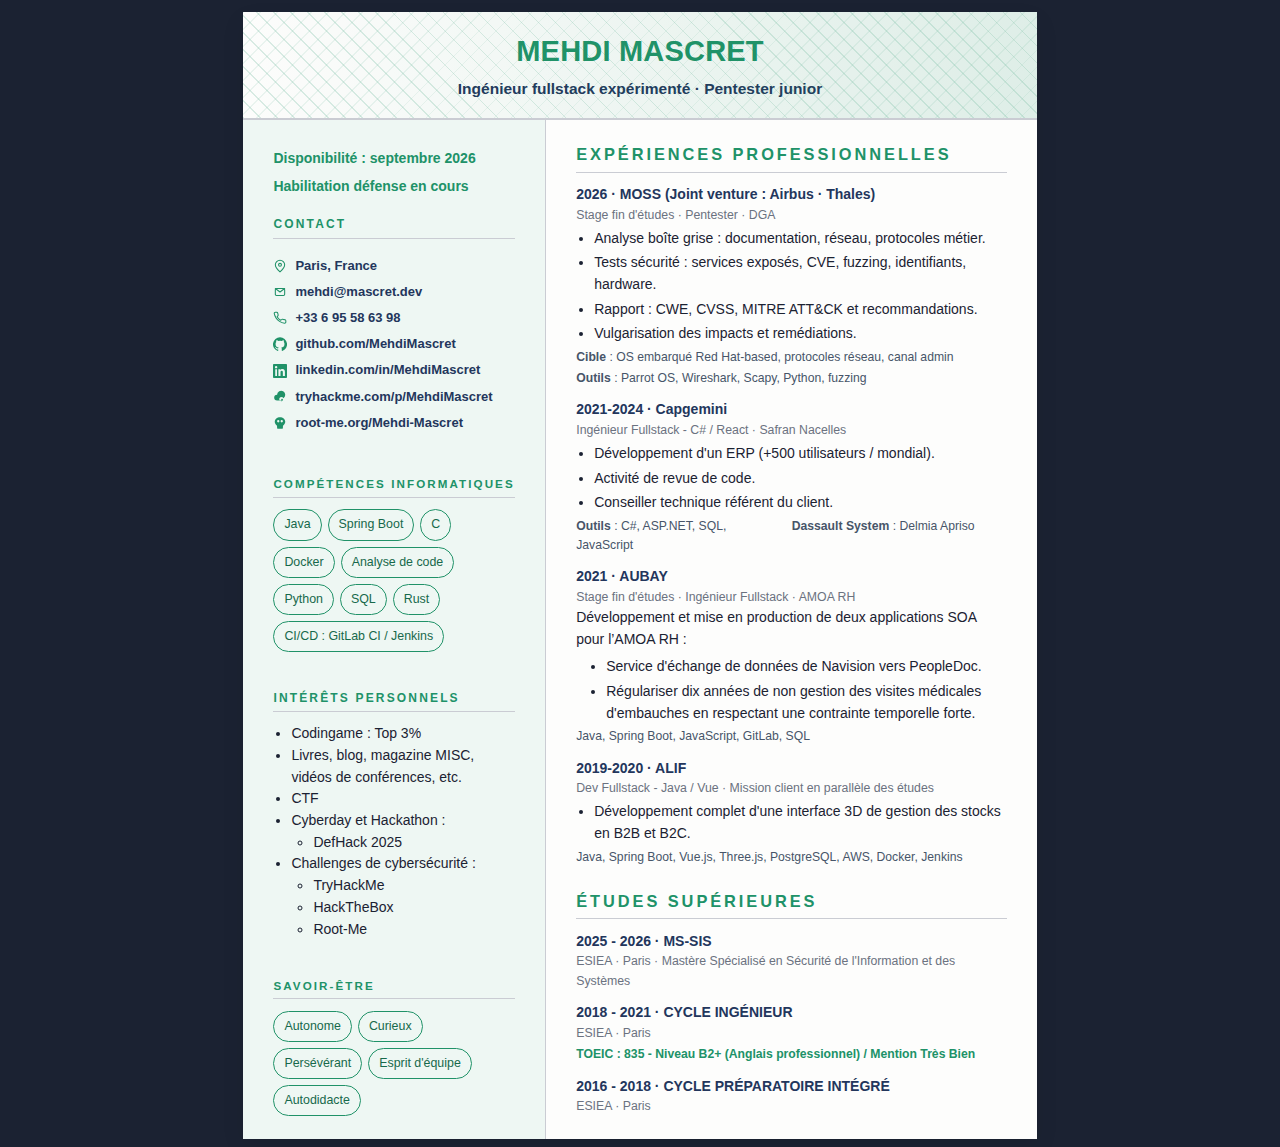
<file: index.html>
<!doctype html>
<html lang="fr">
<head>
  <meta charset="utf-8" />
  <meta name="viewport" content="width=device-width, initial-scale=1" />
  <title>CV - Mascret Mehdi</title>
  <link rel="stylesheet" href="index.css">
</head>
<body>
  <div class="page">
    <header>
      <div class="name">MEHDI MASCRET</div>
      <div class="title">Ingénieur fullstack expérimenté · Pentester junior</div>
    </header>

    <div class="content">
      <!-- Left column -->
      <aside>
        <section>
          <ul class="list contact">
            <li class="item" style="font-weight: 700; color: var(--color-primary);">
              Disponibilité : septembre 2026
            </li>
            <li class="item" style="font-weight: 700; color: var(--color-primary);">
              Habilitation défense en cours
            </li>

          </ul>
          <h3 style="font-size: 12px;">Contact</h3>
          <ul class="list contact">
            <li class="item">
              <span class="icon">
                <svg viewBox="0 0 24 24" aria-hidden="true"><path d="M12 22s8-6.75 8-12a8 8 0 10-16 0c0 5.25 8 12 8 12z"/><circle cx="12" cy="10" r="2.5"/></svg>
              </span>
              <a>Paris, France</a>
            </li>
            <li class="item">
              <span class="icon">
                <svg viewBox="0 0 24 24" aria-hidden="true"><path d="M4 6l8 6 8-6"/><rect x="4" y="6" width="16" height="12" rx="2"/></svg>
              </span>
              <a href="mailto:mehdi@mascret.dev">mehdi@mascret.dev</a>
            </li>
            <li class="item">
              <span class="icon">
                <svg viewBox="0 0 24 24" aria-hidden="true"><path d="M22 16.92v2a2 2 0 01-2.18 2 19.8 19.8 0 01-8.63-3.07 19.5 19.5 0 01-6-6A19.8 19.8 0 012.1 4.18 2 2 0 014.11 2h2a2 2 0 012 1.72c.12.9.33 1.77.64 2.6a2 2 0 01-.45 2.11L7.09 9.91a16 16 0 006 6l1.48-1.21a2 2 0 012.11-.45c.83.31 1.7.52 2.6.64A2 2 0 0122 16.92z"/></svg>
              </span>
              <a href="tel:+33611191307">+33 6 95 58 63 98</a>
            </li>
            <li class="item">
              <span class="icon brand">
                <svg viewBox="0 0 24 24" aria-hidden="true">
                  <path d="M12 .5a12 12 0 00-3.79 23.4c.6.11.82-.26.82-.58l-.02-2.04c-3.34.73-4.04-1.61-4.04-1.61-.55-1.38-1.35-1.75-1.35-1.75-1.1-.75.08-.74.08-.74 1.22.09 1.86 1.26 1.86 1.26 1.08 1.86 2.84 1.32 3.53 1.01.11-.78.42-1.32.76-1.62-2.66-.3-5.47-1.33-5.47-5.93 0-1.31.47-2.38 1.24-3.22-.12-.3-.54-1.52.12-3.17 0 0 1-.32 3.3 1.23a11.5 11.5 0 016 0c2.3-1.55 3.3-1.23 3.3-1.23.66 1.65.24 2.87.12 3.17.77.84 1.24 1.91 1.24 3.22 0 4.61-2.81 5.63-5.49 5.92.43.37.81 1.1.81 2.22l-.01 3.29c0 .32.22.69.83.57A12 12 0 0012 .5z"/>
                </svg>
              </span>
              <a href="https://github.com/MehdiMascret">github.com/MehdiMascret</a>
            </li>
            <li class="item">
              <span class="icon brand">
                <svg viewBox="0 0 24 24" aria-hidden="true">
                  <path d="M22.225 0H1.771C.792 0 0 .774 0 1.729v20.542C0 23.227.792 24 1.771 24h20.451C23.2 24 24 23.227 24 22.271V1.729C24 .774 23.2 0 22.222 0h.003zM6.834 20.452H3.837V9h2.997v11.452zM5.337 7.433a2.062 2.062 0 110-4.124 2.062 2.062 0 010 4.124zM20.447 20.452h-3.554V14.84c0-1.339-.027-3.065-1.868-3.065-1.868 0-2.154 1.46-2.154 2.968v5.709H9.317V9h3.414v1.561h.049c.476-.9 1.637-1.85 3.37-1.85 3.6 0 4.268 2.37 4.268 5.455v6.286z"/>
                </svg>
              </span>
              <a href="https://www.linkedin.com/in/MehdiMascret">linkedin.com/in/MehdiMascret</a>
            </li>
            <li class="item">
              <span class="icon brand">
                <svg viewBox="0 0 24 24" aria-hidden="true">
                  <path d="M7 18a5 5 0 010-10 7 7 0 1110.7 6.2A3.5 3.5 0 1017 18H7z"/>
                  <path d="M15.5 18a1.5 1.5 0 100-3 1.5 1.5 0 000 3z"/>
                </svg>
              </span>
              <a href="https://tryhackme.com/p/MehdiMascret">tryhackme.com/p/MehdiMascret</a>
            </li>
            <li class="item">
              <span class="icon brand">
                <svg viewBox="0 0 24 24" aria-hidden="true">
                  <path d="M12 2c-4.97 0-9 3.58-9 8 0 2.62 1.42 4.93 3.59 6.29L7 18v2a2 2 0 002 2h6a2 2 0 002-2v-2l.41-1.71C19.58 14.93 21 12.62 21 10c0-4.42-4.03-8-9-8zm-3 9a2 2 0 110-4 2 2 0 010 4zm6 0a2 2 0 110-4 2 2 0 010 4z"/>
                </svg>
              </span>
              <a href="https://root-me.org/Mehdi-Mascret">root-me.org/Mehdi-Mascret</a>
            </li>
          </ul>
        </section>

        <section>
          <h3 style="font-size: 11.6px;">Compétences informatiques</h3>
          <div class="chips">
            <span class="chip">Java</span>
            <span class="chip">Spring Boot</span>
            <span class="chip">C</span>
            <span class="chip">Docker</span>
            <span class="chip">Analyse de code</span>
            <span class="chip">Python</span>
            <span class="chip">SQL</span>
            <span class="chip">Rust</span>
            <span class="chip">CI/CD : GitLab CI / Jenkins</span>
          </div>
        </section>
        <section>
          <h3 style="font-size: 12px;">Intérêts personnels</h3>
          <ul class="list" style="list-style:disc;margin-left:18px">
            <li>Codingame : Top 3%</li>
            <li>Livres, blog, magazine MISC, vidéos de conférences, etc.</li>
            <li>CTF</li>
            <li>Cyberday et Hackathon : </li>
            <ul class="list" style="list-style:circle;margin-left:22px">
              <li>DefHack 2025</li>
            </ul>
            <li>Challenges de cybersécurité : </li>
            <ul class="list" style="list-style:circle;margin-left:22px">
              <li>TryHackMe</li>
              <li>HackTheBox</li>
              <li>Root-Me</li>
            </ul>
          </ul>
        </section>
        <section>
          <h3 style="font-size: 11.6px;">Savoir-être</h3>
          <div class="chips">
            <span class="chip">Autonome</span>
            <span class="chip">Curieux</span>
            <span class="chip">Persévérant</span>
            <span class="chip">Esprit d'équipe</span>
            <span class="chip">Autodidacte</span>
          </div>
        </section>
      </aside>

      <!-- Right column -->
      <main>
        <section>
          <h3>Expériences Professionnelles</h3>
          <article class="xp">
            <h4>2026 · MOSS (Joint venture : Airbus · Thales)</h4>
            <div class="meta">Stage fin d'études · Pentester · DGA</div>
            <ul>
              <li>Analyse boîte grise : documentation, réseau, protocoles métier.</li>
              <li>Tests sécurité : services exposés, CVE, fuzzing, identifiants, hardware.</li>
              <li>Rapport : CWE, CVSS, MITRE ATT&CK et recommandations.</li>
              <li>Vulgarisation des impacts et remédiations.</li>
            </ul>
            <div class="stack">
              <span><b>Cible</b> : OS embarqué Red Hat-based, protocoles réseau, canal admin</span>
            </div>
            <div class="stack">
              <span><b>Outils</b> : Parrot OS, Wireshark, Scapy, Python, fuzzing</span>
            </div>
          </article>
          <article class="xp">
            <h4>2021-2024 · Capgemini</h4>
            <div class="meta">Ingénieur Fullstack - C# / React · Safran Nacelles</div>
            <ul>
              <li>Développement d'un ERP (+500 utilisateurs / mondial).</li>
              <li>Activité de revue de code.</li>
              <li>Conseiller technique référent du client.</li>
            </ul>
            <div class="stack">
              <span><b>Outils</b> : C#, ASP.NET, SQL, JavaScript</span>
              <div class="sub-stack"><b>Dassault System</b> : Delmia Apriso</div>
            </div>
          </article>

          <article class="xp">
            <h4>2021 · AUBAY</h4>
            <div class="meta">Stage fin d'études · Ingénieur Fullstack · AMOA RH</div>
            <p>Développement et mise en production de deux applications SOA pour l’AMOA RH :</p>
            <ul>
              <li class="subli">Service d'échange de données de Navision vers PeopleDoc.</li>
              <li class="subli">Régulariser dix années de non gestion des visites médicales d'embauches en respectant une contrainte temporelle forte.</li>
            </ul>
            <div class="stack">Java, Spring Boot, JavaScript, GitLab, SQL</div>
          </article>

          <article class="xp">
            <h4>2019-2020 · ALIF</h4>
            <div class="meta">Dev Fullstack - Java / Vue · Mission client en parallèle des études</div>
            <ul>
              <li>Développement complet d'une interface 3D de gestion des stocks en B2B et B2C.</li>
            </ul>
            <div class="stack">Java, Spring Boot, Vue.js, Three.js, PostgreSQL, AWS, Docker, Jenkins</div>
          </article>
        </section>
        <section style="margin-top: 0mm;">
          <h3>Études supérieures</h3>
          <article class="xp">
            <h4>2025 - 2026 · MS-SIS </h4>
            <div class="meta">ESIEA · Paris · Mastère Spécialisé en Sécurité de l'Information et des Systèmes</div>
          </article>
          <article class="xp">
            <h4>2018 - 2021 · CYCLE INGÉNIEUR</h4>
            <div class="meta">ESIEA · Paris</div>
            <div class="badge">TOEIC : 835 - Niveau B2+ (Anglais professionnel) / Mention Très Bien</div>
          </article>
          <article class="xp">
            <h4>2016 - 2018 · CYCLE PRÉPARATOIRE INTÉGRÉ</h4>
            <div class="meta">ESIEA · Paris</div>
          </article>
<!--          <article class="xp">-->
<!--            <h4>2016 · BAC S Spécialité Math</h4>-->
<!--            <div class="meta">Lycée Jean Macé · Vitry-sur-Seine</div>-->
<!--          </article>-->
        </section>
      </main>
    </div>
  </div>
</body>
</html>
</file>
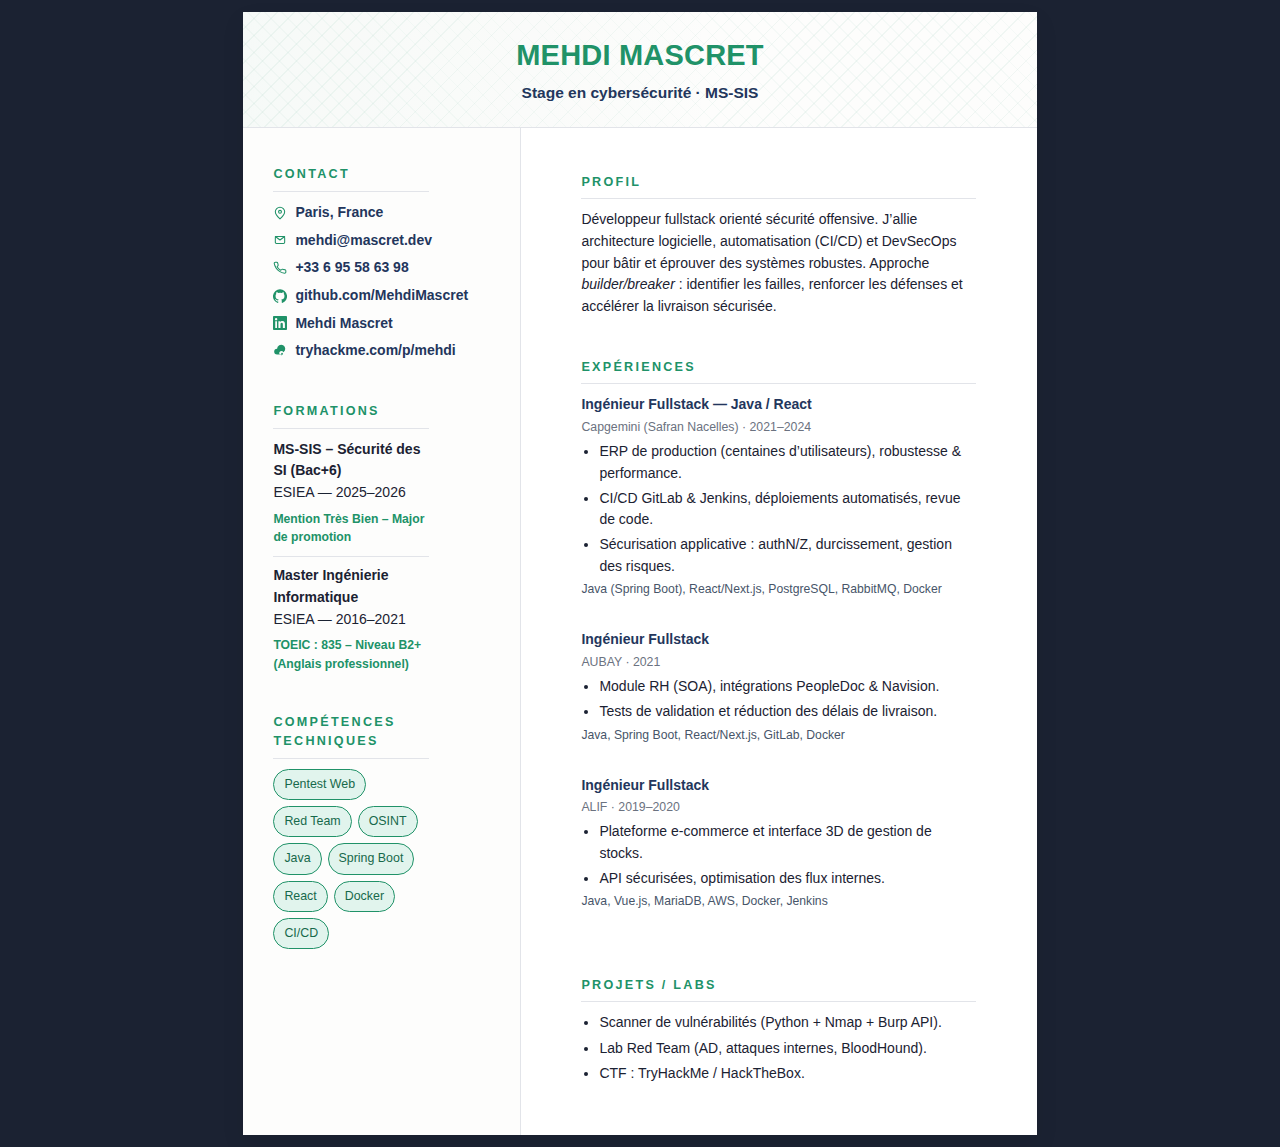
<file: cv_mehdi_html_pdf_like.html>
<!doctype html>
<html lang="fr">
<head>
  <meta charset="utf-8" />
  <meta name="viewport" content="width=device-width, initial-scale=1" />
  <title>CV – Mascret Mehdi</title>
  <style>
    :root{
      --color-primary: hsl(158, 64%, 35%);
      --color-primary-foreground: hsl(0, 0%, 100%);
      --color-primary-light: hsl(158, 47%, 92%);
      --color-primary-dark: hsl(158, 64%, 25%);
      --color-secondary: hsl(45, 86%, 58%);
      --color-secondary-foreground: hsl(222, 30%, 15%);
      --color-accent: hsl(220, 45%, 25%);
      --color-accent-foreground: hsl(0, 0%, 100%);
      --color-background: hsl(60, 20%, 99%);
      --color-foreground: hsl(222, 30%, 15%);
      --color-border: hsl(223, 14%, 90%);
    }

    /* Base */
    *{box-sizing:border-box;margin:0;padding:0}
    body { background: var(--color-foreground); font:14px/1.55 Inter, Segoe UI, Roboto, Helvetica, Arial, sans-serif; color: var(--color-foreground); }

    /* Canvas A4 */
    .page { width: 210mm; height: 297mm; margin: 12px auto; background: #fff; box-shadow: 0 10px 22px rgba(0,0,0,.08); display: grid; grid-template-rows: auto 1fr; }

    /* Header (centered with hero pattern) */
    header{padding:14mm 16mm;background:var(--color-background);border-bottom:1px solid var(--color-border);position:relative;overflow:hidden;display:flex;flex-direction:column;align-items:center;justify-content:center;text-align:center}
    header .name{font-size:29px;font-weight:800;letter-spacing:.2px;color:var(--color-primary)}
    header .title{font-size:15.5px;color:var(--color-accent);font-weight:700;margin-top:3px}
    /* hero pattern: chevrons croisés discrets */
    header::before{content:"";position:absolute;inset:0;pointer-events:none;opacity:.55;background:
      repeating-linear-gradient(135deg, hsla(158,64%,35%,.10) 0 1px, transparent 1px 12px),
      repeating-linear-gradient(45deg, hsla(158,64%,35%,.06) 0 1px, transparent 1px 12px),
      linear-gradient(90deg, hsla(158,64%,35%,.05), transparent 60%);
    }

    /* Two-column layout */
    .content { display:grid; grid-template-columns: 35% 65%; }
    aside { background: var(--color-background); padding: 10mm 24mm 10mm 8mm; border-right: 1px solid var(--color-border); display:flex; flex-direction:column; gap:9mm }
    main { padding: 12mm 16mm; display:flex; flex-direction:column; gap:9mm }

    /* Typography */
    h3 { color: var(--color-primary); font-size: 12.6px; text-transform: uppercase; letter-spacing: .18em; margin-bottom:6px }
    h4 { color: var(--color-accent); font-size: 14px; margin-bottom: 2px }
    p { margin-bottom:6px }
    .rule { height:1px; background: var(--color-border); margin:6px 0 10px }

    /* Chips & badges */
    .chips{display:flex;flex-wrap:wrap;gap:6px}
    .chip{background:var(--color-primary-light);border:1px solid var(--color-primary);border-radius:999px;padding:5px 10px;font-size:12.4px;color:var(--color-primary-dark)}
    .badge{background:none;color:var(--color-primary);border:none;font-weight:700;font-size:12.2px;padding:0;border-radius:0;display:inline-block;margin-top:6px}

    /* Lists */
    .list{list-style:none;margin-top:4px}
    .list li{margin:4px 0}

    /* Contact icons */
    .contact .item{display:flex;align-items:center;gap:8px;margin:6px 0}
    .icon{width:14px;height:14px;display:inline-flex;align-items:center;justify-content:center}
    .icon svg{width:14px;height:14px;fill:none;stroke:var(--color-primary);stroke-width:1.8;stroke-linecap:round;stroke-linejoin:round}
    .brand svg{fill:var(--color-primary);stroke:none}

    /* Education separators */
    .edu li + li{border-top:1px solid var(--color-border);margin-top:8px;padding-top:8px}

    /* Experience */
    .xp{margin-bottom:8mm}
    .xp .meta{font-size:12.3px;color:#6b7280;margin-bottom:4px}
    .xp ul{margin-left:18px}
    .xp li{margin:3px 0}
    .stack{font-size:12.2px;color:#475569;margin-top:2px}

    /* Print */
    @page{size:A4;margin:0}
    @media print{body{background:#fff}.page{box-shadow:none;margin:0}}
    a{color:var(--color-accent);text-decoration:none; font-weight:600;}
  </style>
</head>
<body>
  <div class="page">
    <header>
      <div class="name">MEHDI MASCRET</div>
      <div class="title">Stage en cybersécurité · MS-SIS</div>
    </header>

    <div class="content">
      <!-- Left column -->
      <aside>
        <section>
          <h3>Contact</h3>
          <div class="rule"></div>
          <ul class="list contact">
            <li class="item">
              <span class="icon">
                <svg viewBox="0 0 24 24" aria-hidden="true"><path d="M12 22s8-6.75 8-12a8 8 0 10-16 0c0 5.25 8 12 8 12z"/><circle cx="12" cy="10" r="2.5"/></svg>
              </span>
              <a>Paris, France</a>
            </li>
            <li class="item">
              <span class="icon">
                <svg viewBox="0 0 24 24" aria-hidden="true"><path d="M4 6l8 6 8-6"/><rect x="4" y="6" width="16" height="12" rx="2"/></svg>
              </span>
              <a href="mailto:mehdi@mascret.dev">mehdi@mascret.dev</a>
            </li>
            <li class="item">
              <span class="icon">
                <svg viewBox="0 0 24 24" aria-hidden="true"><path d="M22 16.92v2a2 2 0 01-2.18 2 19.8 19.8 0 01-8.63-3.07 19.5 19.5 0 01-6-6A19.8 19.8 0 012.1 4.18 2 2 0 014.11 2h2a2 2 0 012 1.72c.12.9.33 1.77.64 2.6a2 2 0 01-.45 2.11L7.09 9.91a16 16 0 006 6l1.48-1.21a2 2 0 012.11-.45c.83.31 1.7.52 2.6.64A2 2 0 0122 16.92z"/></svg>
              </span>
              <a href="tel:+33695586398">+33 6 95 58 63 98</a>
            </li>
            <li class="item">
              <span class="icon brand">
                <svg viewBox="0 0 24 24" aria-hidden="true">
                  <path d="M12 .5a12 12 0 00-3.79 23.4c.6.11.82-.26.82-.58l-.02-2.04c-3.34.73-4.04-1.61-4.04-1.61-.55-1.38-1.35-1.75-1.35-1.75-1.1-.75.08-.74.08-.74 1.22.09 1.86 1.26 1.86 1.26 1.08 1.86 2.84 1.32 3.53 1.01.11-.78.42-1.32.76-1.62-2.66-.3-5.47-1.33-5.47-5.93 0-1.31.47-2.38 1.24-3.22-.12-.3-.54-1.52.12-3.17 0 0 1-.32 3.3 1.23a11.5 11.5 0 016 0c2.3-1.55 3.3-1.23 3.3-1.23.66 1.65.24 2.87.12 3.17.77.84 1.24 1.91 1.24 3.22 0 4.61-2.81 5.63-5.49 5.92.43.37.81 1.1.81 2.22l-.01 3.29c0 .32.22.69.83.57A12 12 0 0012 .5z"/>
                </svg>
              </span>
              <a href="https://github.com/MehdiMascret">github.com/MehdiMascret</a>
            </li>
            <li class="item">
              <span class="icon brand">
                <svg viewBox="0 0 24 24" aria-hidden="true">
                  <path d="M22.225 0H1.771C.792 0 0 .774 0 1.729v20.542C0 23.227.792 24 1.771 24h20.451C23.2 24 24 23.227 24 22.271V1.729C24 .774 23.2 0 22.222 0h.003zM6.834 20.452H3.837V9h2.997v11.452zM5.337 7.433a2.062 2.062 0 110-4.124 2.062 2.062 0 010 4.124zM20.447 20.452h-3.554V14.84c0-1.339-.027-3.065-1.868-3.065-1.868 0-2.154 1.46-2.154 2.968v5.709H9.317V9h3.414v1.561h.049c.476-.9 1.637-1.85 3.37-1.85 3.6 0 4.268 2.37 4.268 5.455v6.286z"/>
                </svg>
              </span>
              <a href="https://www.linkedin.com/in/mehdimascret">Mehdi Mascret</a>
            </li>
            <li class="item">
              <span class="icon brand">
                <svg viewBox="0 0 24 24" aria-hidden="true">
                  <path d="M7 18a5 5 0 010-10 7 7 0 1110.7 6.2A3.5 3.5 0 1017 18H7z"/>
                  <path d="M15.5 18a1.5 1.5 0 100-3 1.5 1.5 0 000 3z"/>
                </svg>
              </span>
              <a>tryhackme.com/p/mehdi</a>
            </li>
          </ul>
        </section>

        <section>
          <h3>Formations</h3>
          <div class="rule"></div>
          <ul class="list edu">
            <li><strong>MS-SIS – Sécurité des SI (Bac+6)</strong><br><span class="muted">ESIEA — 2025–2026</span><br><span class="badge">Mention Très Bien – Major de promotion</span></li>
            <li><strong>Master Ingénierie Informatique</strong><br><span class="muted">ESIEA — 2016–2021</span><br><span class="badge">TOEIC : 835 – Niveau B2+ (Anglais professionnel)</span></li>
          </ul>
        </section>

        <section>
          <h3>Compétences techniques</h3>
          <div class="rule"></div>
          <div class="chips">
            <span class="chip">Pentest Web</span>
            <span class="chip">Red Team</span>
            <span class="chip">OSINT</span>
            <span class="chip">Java</span>
            <span class="chip">Spring Boot</span>
            <span class="chip">React</span>
            <span class="chip">Docker</span>
            <span class="chip">CI/CD</span>
          </div>
        </section>
      </aside>

      <!-- Right column -->
      <main>
        <section>
          <h3>Profil</h3>
          <div class="rule"></div>
          <p>Développeur fullstack orienté sécurité offensive. J’allie architecture logicielle, automatisation (CI/CD) et DevSecOps pour bâtir et éprouver des systèmes robustes. Approche <em>builder/breaker</em> : identifier les failles, renforcer les défenses et accélérer la livraison sécurisée.</p>
        </section>

        <section>
          <h3>Expériences</h3>
          <div class="rule"></div>

          <article class="xp">
            <h4>Ingénieur Fullstack — Java / React</h4>
            <div class="meta">Capgemini (Safran Nacelles) · 2021–2024</div>
            <ul>
              <li>ERP de production (centaines d’utilisateurs), robustesse & performance.</li>
              <li>CI/CD GitLab & Jenkins, déploiements automatisés, revue de code.</li>
              <li>Sécurisation applicative : authN/Z, durcissement, gestion des risques.</li>
            </ul>
            <div class="stack">Java (Spring Boot), React/Next.js, PostgreSQL, RabbitMQ, Docker</div>
          </article>

          <article class="xp">
            <h4>Ingénieur Fullstack</h4>
            <div class="meta">AUBAY · 2021</div>
            <ul>
              <li>Module RH (SOA), intégrations PeopleDoc & Navision.</li>
              <li>Tests de validation et réduction des délais de livraison.</li>
            </ul>
            <div class="stack">Java, Spring Boot, React/Next.js, GitLab, Docker</div>
          </article>

          <article class="xp">
            <h4>Ingénieur Fullstack</h4>
            <div class="meta">ALIF · 2019–2020</div>
            <ul>
              <li>Plateforme e-commerce et interface 3D de gestion de stocks.</li>
              <li>API sécurisées, optimisation des flux internes.</li>
            </ul>
            <div class="stack">Java, Vue.js, MariaDB, AWS, Docker, Jenkins</div>
          </article>
        </section>

        <section>
          <h3>Projets / Labs</h3>
          <div class="rule"></div>
          <ul class="list" style="list-style:disc;margin-left:18px">
            <li>Scanner de vulnérabilités (Python + Nmap + Burp API).</li>
            <li>Lab Red Team (AD, attaques internes, BloodHound).</li>
            <li>CTF : TryHackMe / HackTheBox.</li>
          </ul>
        </section>
      </main>
    </div>
  </div>
</body>
</html>
</file>
<file: index.css>
:root {
  --color-primary: hsl(158, 64%, 35%);
  --color-primary-foreground: hsl(0, 0%, 100%);
  --color-primary-light: hsl(158, 35%, 95%);
  --color-primary-dark: hsl(158, 64%, 25%);
  --color-secondary: hsl(45, 86%, 58%);
  --color-secondary-foreground: hsl(222, 30%, 15%);
  --color-accent: hsl(220, 45%, 25%);
  --color-accent-foreground: hsl(0, 0%, 100%);
  --color-background: hsl(60, 20%, 99%);
  --color-foreground: hsl(222, 30%, 15%);
  --color-border: hsl(227, 9%, 81%);
}

/* Base */
* {
  box-sizing: border-box;
  margin: 0;
  padding: 0;
}
body {
  background: var(--color-foreground);
  font: 14px/1.55 Inter, Segoe UI, Roboto, Helvetica, Arial, sans-serif;
  color: var(--color-foreground);
}

/* Canvas A4 */
.page {
  width: 210mm;
  height: 297mm;
  margin: 12px auto;
  background: #fff;
  box-shadow: 0 10px 22px rgba(0, 0, 0, 0.08);
  display: flex;
  flex-direction: column;
}

/* Header (centered with hero pattern) */
header {
  padding: 14mm 16mm;
  background: var(--color-background);
  border-bottom: 2px solid var(--color-border);
  position: relative;
  overflow: hidden;
  display: flex;
  flex-direction: column;
  align-items: center;
  justify-content: center;
  text-align: center;
}
header .name {
  font-size: 29px;
  font-weight: 800;
  letter-spacing: 0.2px;
  color: var(--color-primary);
}
header .title {
  font-size: 15.5px;
  color: var(--color-accent);
  font-weight: 700;
  margin-top: 3px;
}
/* hero pattern: chevrons croisés discrets */
header::before {
  content: "";
  position: absolute;
  inset: 0;
  pointer-events: none;
  opacity: 0.55;
  background:
    repeating-linear-gradient(135deg, hsla(158, 64%, 35%, 0.15) 0 1px, transparent 1px 12px),
    repeating-linear-gradient(45deg, hsla(158, 64%, 35%, 0.30) 0 1px, transparent 1px 12px),
    linear-gradient(90deg, transparent 0%, hsla(158, 64%, 35%, 0.25));
}

.content {
  display: flex;
  flex: 1;
}
aside {
  background: var(--color-primary-light);
  padding: 6mm 8mm;
  border-right: 0.5mm solid var(--color-border);
  display: flex;
  flex-direction: column;
  gap: 6mm;
  justify-content: space-between;
}
main {
  padding: 6mm 8mm;
  display: flex;
  flex-direction: column;
  background: var(--color-background);
  padding-bottom: 6mm;
  gap: 6mm;
}

/* Typography */
h3 {
  color: var(--color-primary);
  border-bottom: 1px var(--color-border) solid;
  text-transform: uppercase;
  letter-spacing: 0.18em;
  white-space: preserve nowrap;
  padding-bottom: 1mm;
}
h4 {
  color: var(--color-accent);
  font-size: 14px;
}
p {
  margin-bottom: 6px;
}
.rule {
  height: 1px;
  background: var(--color-border);
  margin: 6px 0 5px;
}

/* Chips & badges */
.chips {
  display: flex;
  flex-wrap: wrap;
  gap: 6px;
  max-width: 250px;
  margin: auto;
}
.chip {
  background: var(--color-primary-light);
  border: 1px solid var(--color-primary);
  border-radius: 999px;
  padding: 5px 10px;
  font-size: 12.4px;
  color: var(--color-primary-dark);
}
.badge {
  background: none;
  color: var(--color-primary);
  border: none;
  font-weight: 700;
  font-size: 12.2px;
  padding: 0;
  border-radius: 0;
  display: inline-block;
}

/* Lists */
.list {
  list-style: none;
}

/* Contact icons */
.contact .item {
  display: flex;
  align-items: center;
  gap: 8px;
  margin: 6px 0;
}
.icon {
  width: 14px;
  height: 14px;
  display: inline-flex;
  align-items: center;
  justify-content: center;
}
.icon svg {
  width: 14px;
  height: 14px;
  fill: none;
  stroke: var(--color-primary);
  stroke-width: 1.8;
  stroke-linecap: round;
  stroke-linejoin: round;
}
.brand svg {
  fill: var(--color-primary);
  stroke: none;
}

/* Education separators */
.edu li + li {
  border-top: 1px solid var(--color-border);
  margin-top: 8px;
  padding-top: 8px;
}

/* Experience */
.xp .meta {
  font-size: 12.3px;
  color: #6b7280;
}
.xp ul {
  margin-left: 18px;
}
.xp li {
  margin: 3px 0;
}
.xp .subli {
  margin-left: 12px;
}
.stack {
  display: flex;
  justify-content: space-between;
  align-items: baseline;
  gap: 12px;
  font-size: 12.2px;
  color: #475569;
  margin-top: 2px;
}
.sub-stack {
  text-align: right;
  padding-right: 32px;
  white-space: nowrap;
}
.stack-separator {
  margin-left: auto;
  color: var(--color-primary);
  font-weight: 700;
}
.separator {
  flex: .5;
}
section {
  display: flex;
  flex-direction: column;
  gap: 3mm;
}

/* Print */
@page {
  size: A4;
  margin: 0;
}
@media print {
  * {
    print-color-adjust: exact;
    -webkit-print-color-adjust: exact;
  }

  body {
    background: #fff;
  }

  .page {
    box-shadow: none;
    margin: 0;
  }

  header {
    background: var(--color-background);
  }

  header::before {
    print-color-adjust: exact;
    -webkit-print-color-adjust: exact;
  }

  aside {
    background: var(--color-primary-light);
  }
}
a {
  color: var(--color-accent);
  text-decoration: none;
  font-weight: 600;
  font-size: 13px;
  white-space: preserve nowrap;
}
</file>
